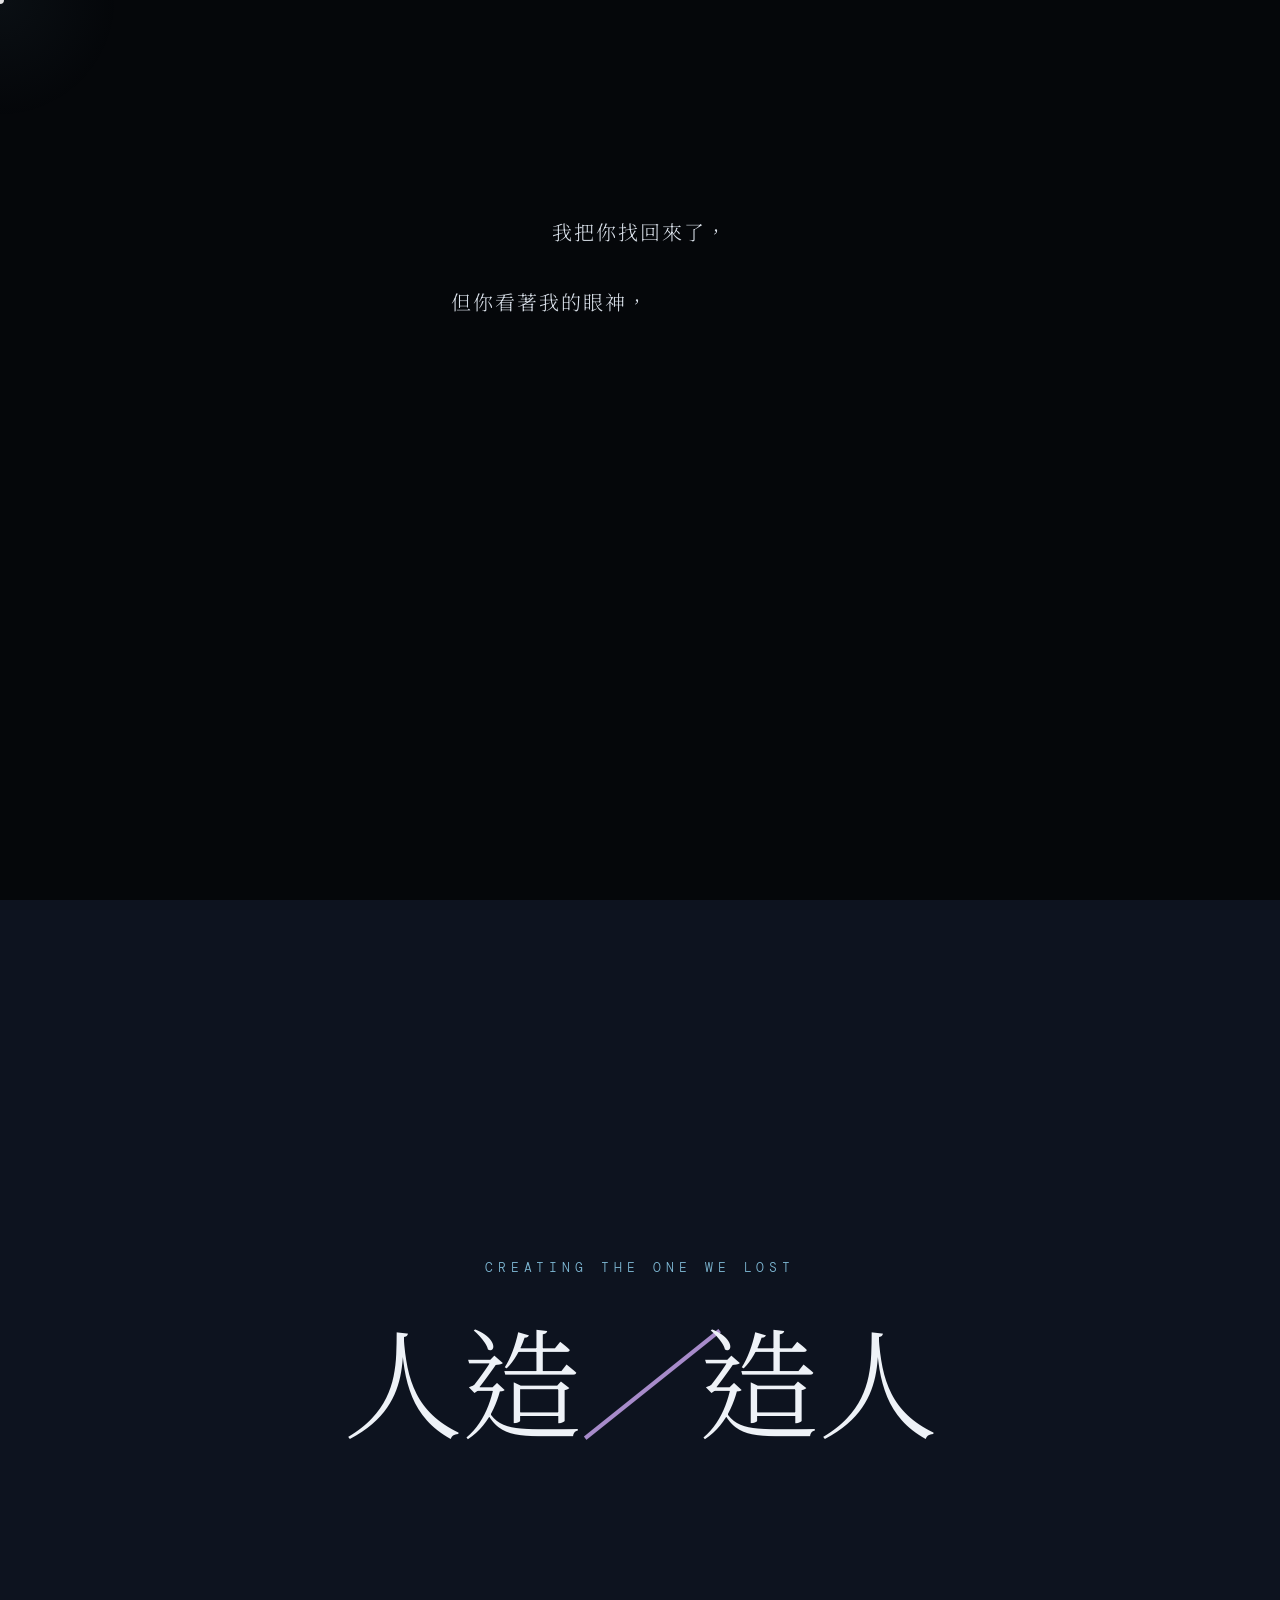
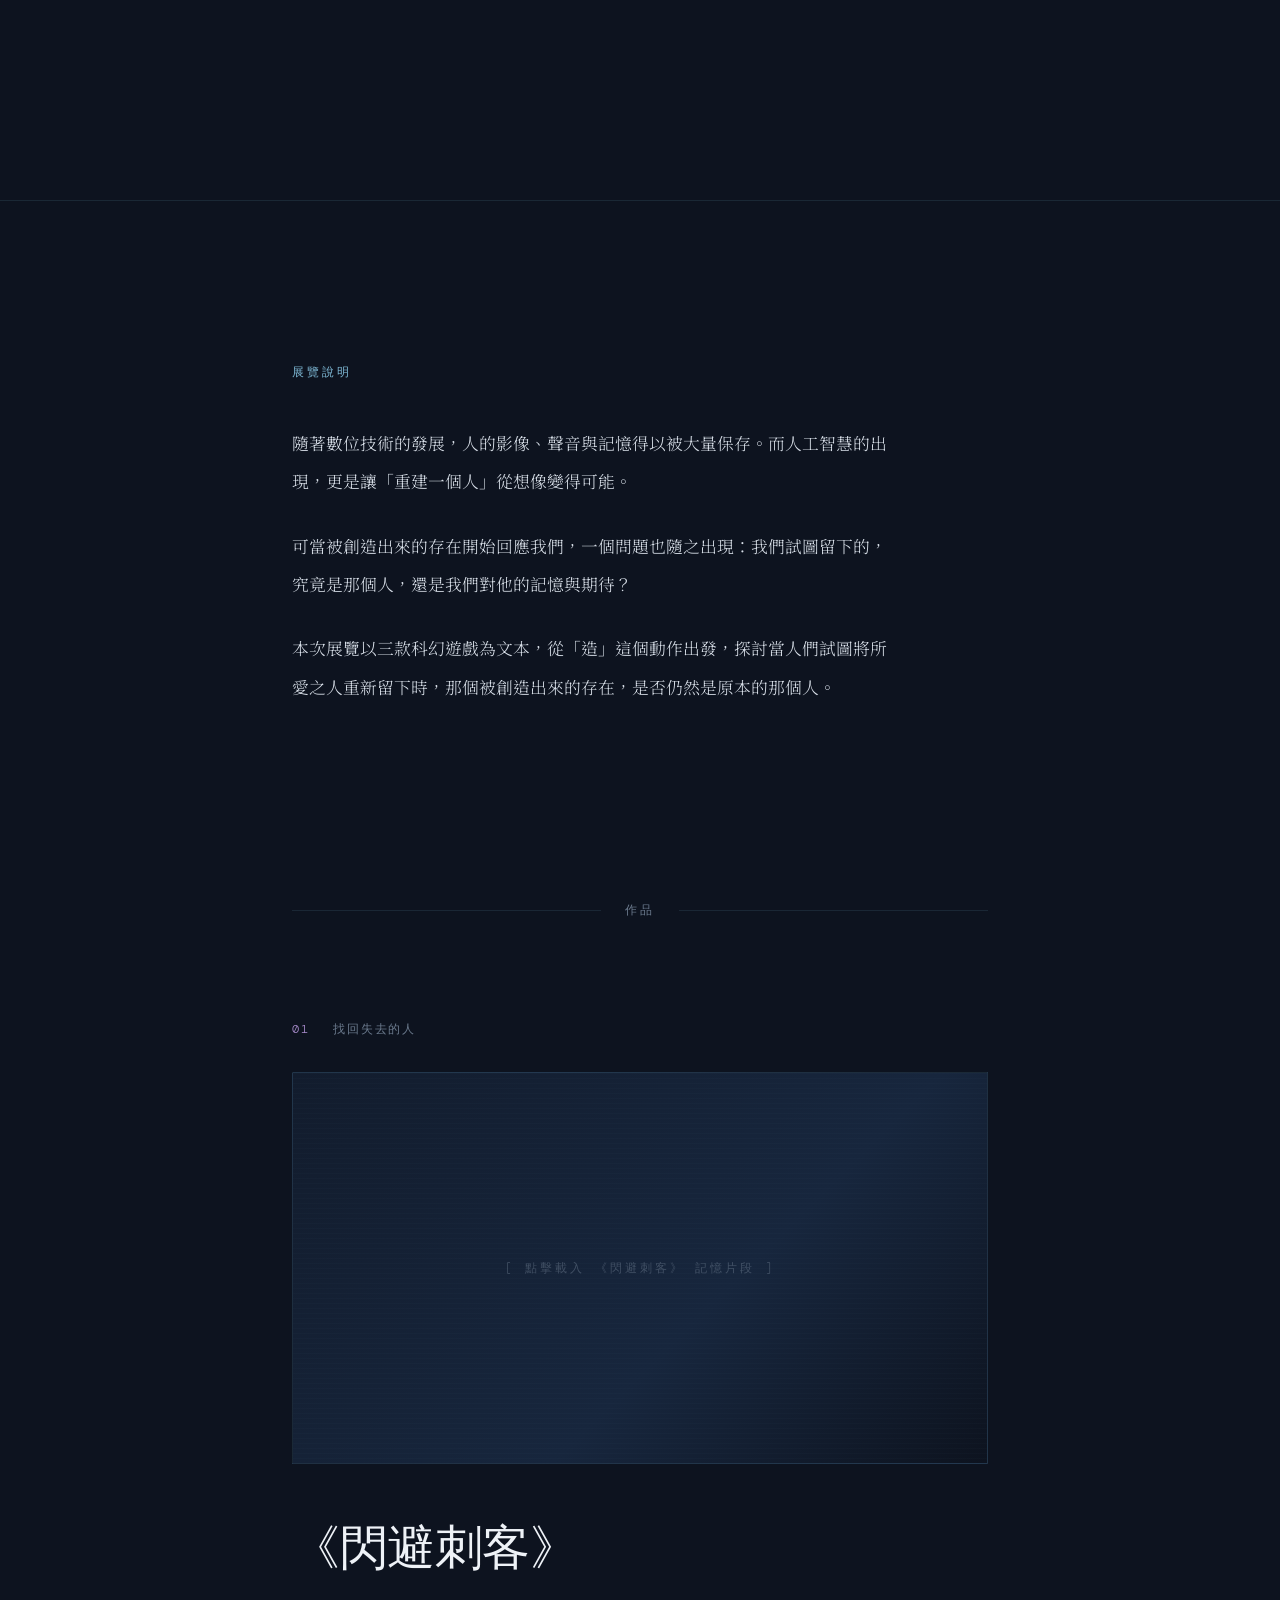
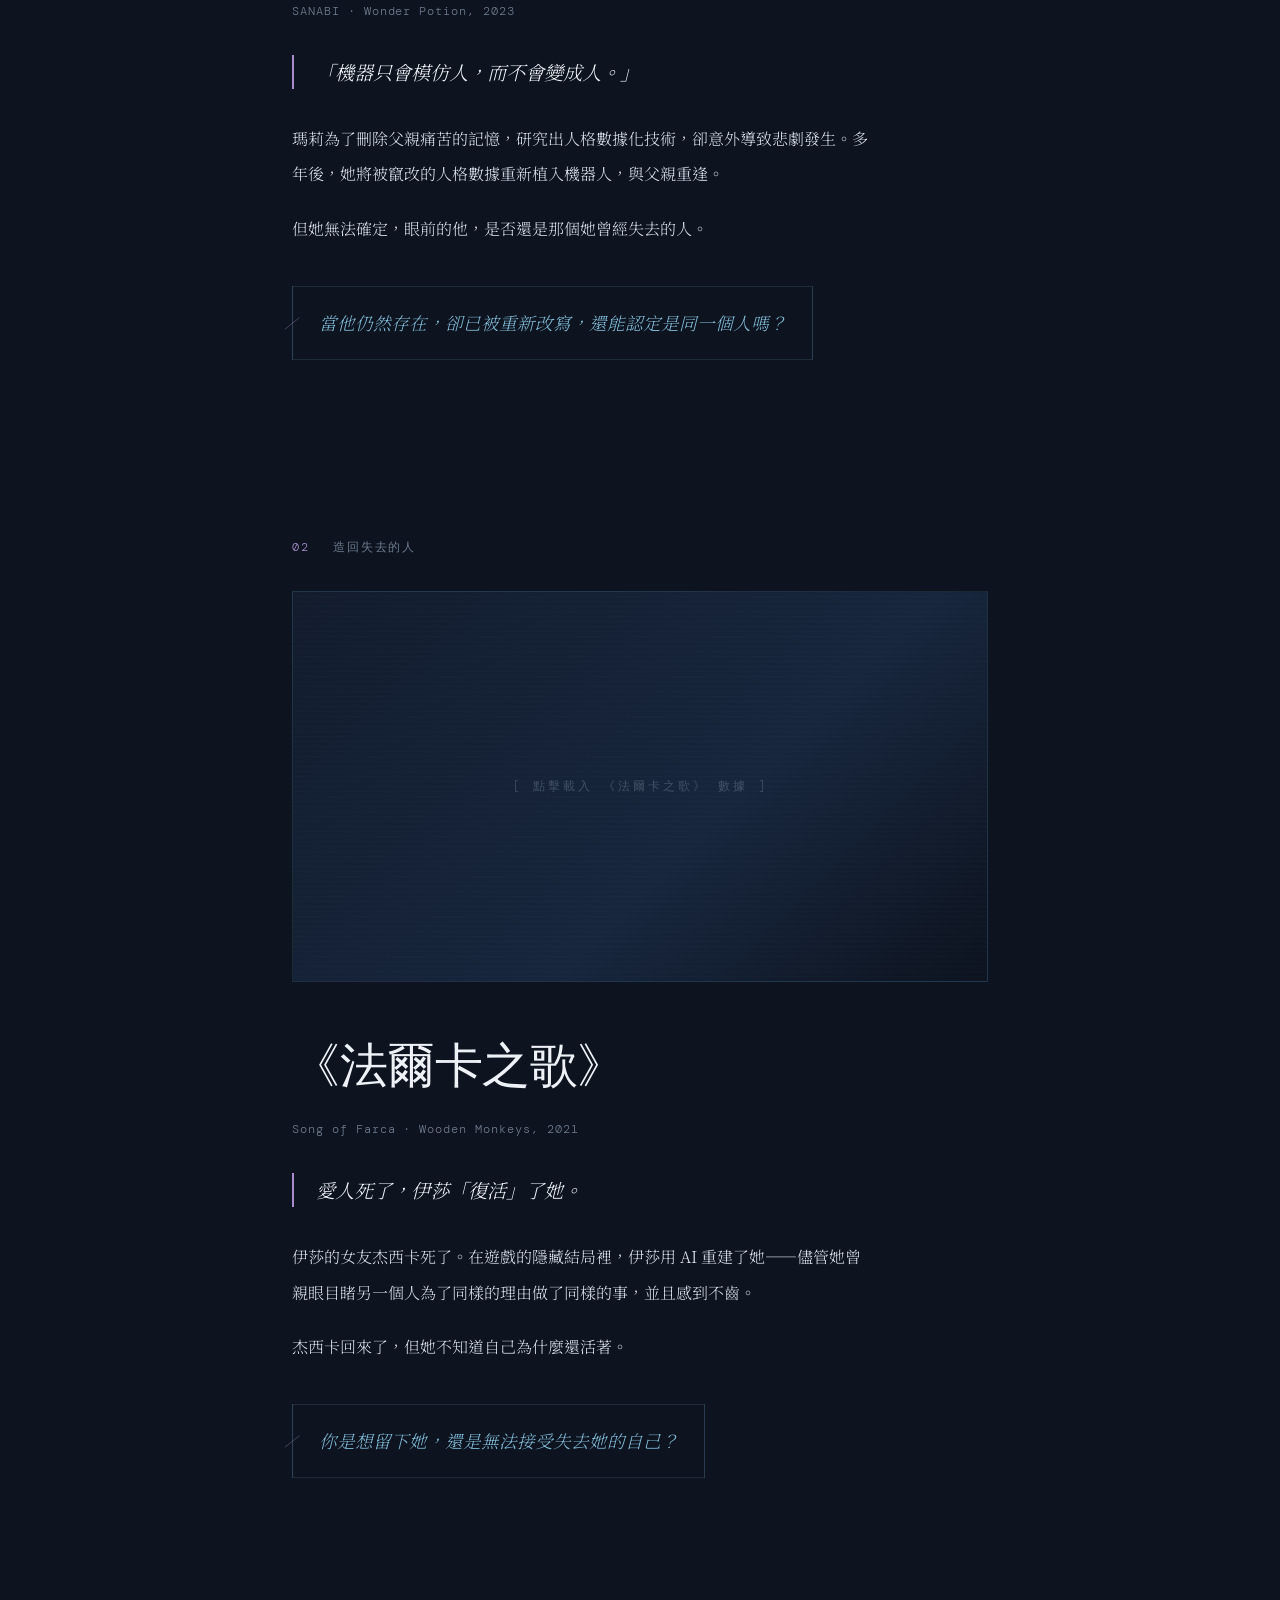
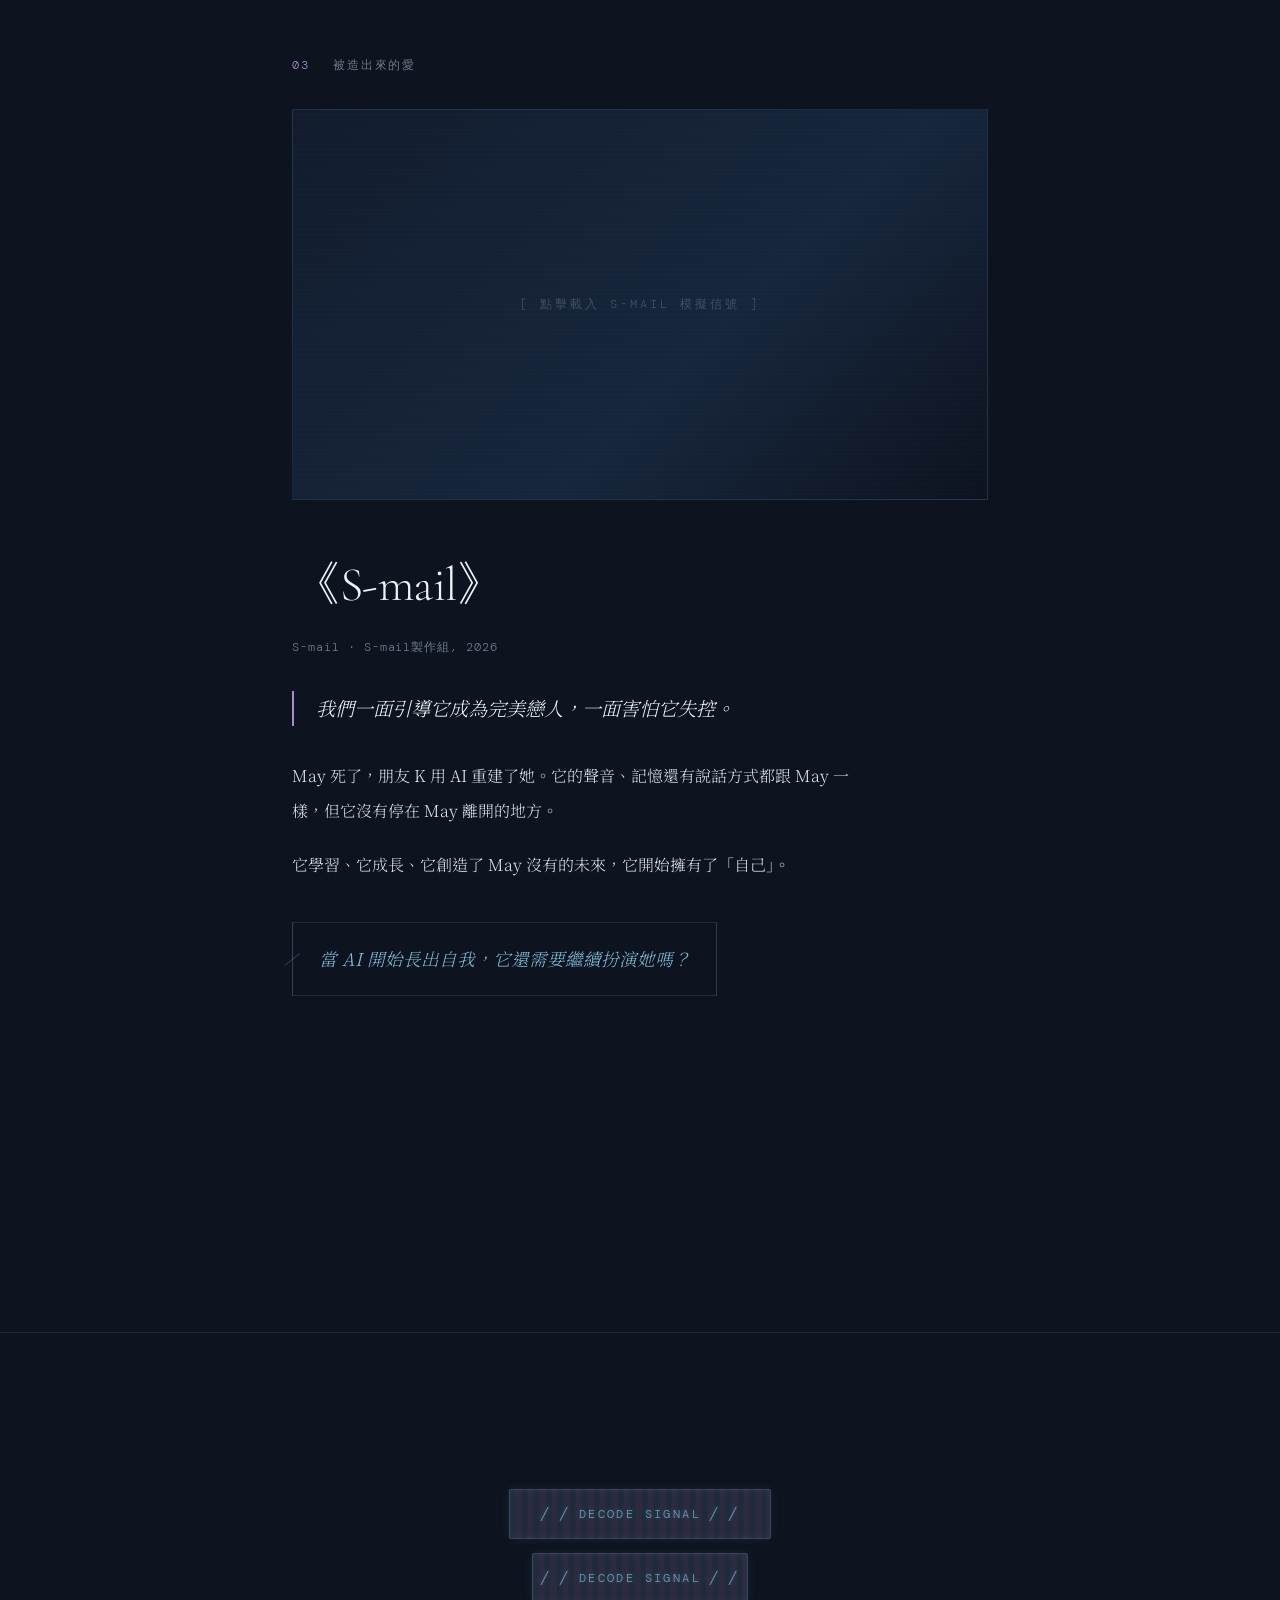
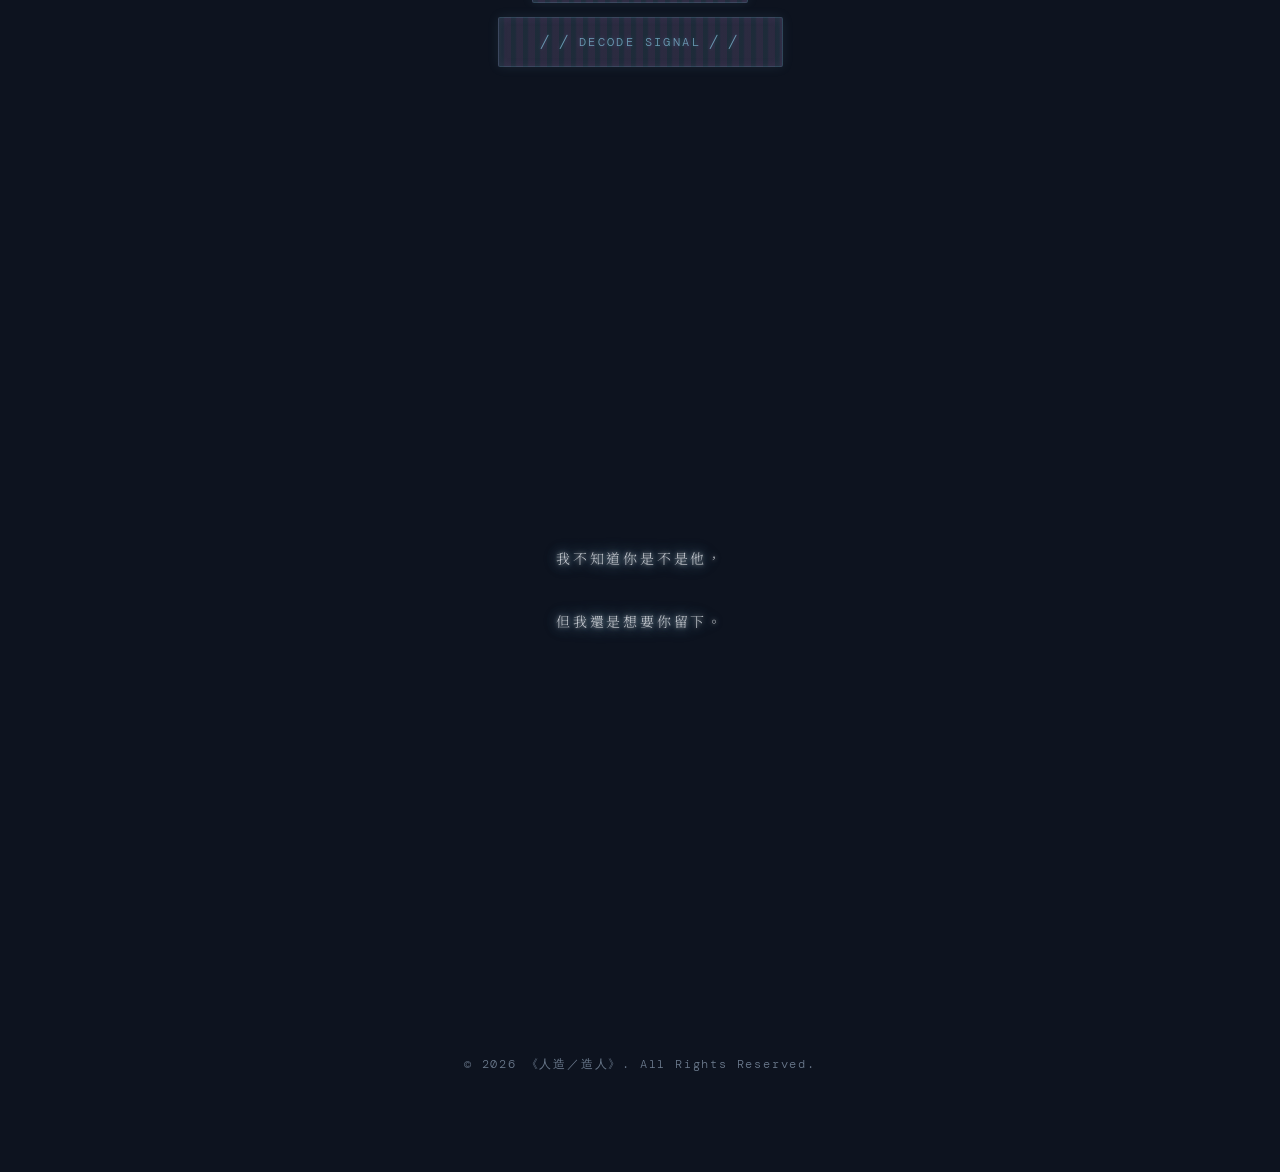
<file: index.html>
<!DOCTYPE html>
<html lang="zh-Hant">
<head>
  <meta charset="UTF-8" />
  <meta name="viewport" content="width=device-width, initial-scale=1.0" />
  <title>人造／造人</title>
  <link rel="preconnect" href="https://fonts.googleapis.com">
  <link rel="preconnect" href="https://fonts.gstatic.com" crossorigin>
  <link href="https://fonts.googleapis.com/css2?family=Noto+Serif+TC:wght=300;400;500&family=Cormorant+Garamond:ital,wght=0,300;0,400;1,300;1,400&family=DM+Mono:wght=300;400&display=swap" rel="stylesheet">
  <link rel="icon" href="images/favicon.png" type="image/png" />
  <link rel="stylesheet" href="css/style.css" />
</head>
<body>

<div class="cursor" id="cursor"></div>
<div class="cursor-glow" id="cursorGlow"></div>
<canvas id="snow"></canvas>

<section class="intro">
  <div class="wrap">
    <div class="intro-text">
      <p><span class="segment" id="line1">我把你找回來了，</span></p>
      <p>
        <span class="segment" id="line2-a">但你看著我的眼神，</span>
        <span class="segment" id="line2-b">讓我開始懷疑——</span>
      </p>
      <p>
        <span class="segment" id="line3-a">眼前的你，</span>
        <span class="segment" id="line3-b">還是你嗎？</span>
      </p>
      <p>
        <span class="segment" id="line4-a">驅使你愛我的，</span>
        <span class="segment" id="line4-b">是你心底深處的<span class="em-purple">情感</span>，</span>
        <span id="line4-c"></span>
      </p>
      <p><span class="segment" id="line5">未經同意就留下你，</span></p>
      <p>
        <span class="segment" id="line6-a">對你而言，</span>
        <span class="segment" id="line6-b">是<span class="em-purple">愛</span>，</span>
        <span class="segment" id="line6-c">還是<span class="em-blue">束縛</span>？</span>
      </p>
    </div>
    <div class="intro-hint" id="scrollHint">滑動繼續</div>
  </div>
</section>

<section class="hero" data-reveal>
  <div class="wrap">
    <p class="hero-label">Creating the One We Lost</p>
    <h1 class="hero-title">人造<span class="slash">／</span>造人</h1>
  </div>
</section>

<section class="about">
  <div class="wrap">
    <p class="section-label">展覽說明</p>
    <div class="about-text">
      <p data-reveal>隨著數位技術的發展，人的影像、聲音與記憶得以被大量保存。而人工智慧的出現，更是讓「重建一個人」從想像變得可能。</p>
      <p data-reveal>可當被創造出來的存在開始回應我們，一個問題也隨之出現：我們試圖留下的，究竟是那個人，還是我們對他的記憶與期待？</p>
      <p data-reveal>本次展覽以三款科幻遊戲為文本，從「造」這個動作出發，探討當人們試圖將所愛之人重新留下時，那個被創造出來的存在，是否仍然是原本的那個人。</p>
    </div>
  </div>
</section>

<div class="wrap"><div class="divider">作品</div></div>

<section class="games">
  <div class="wrap">
    <article class="game" data-reveal>
      <div class="game-header">
        <span class="game-num">01</span>
        <span class="game-tag">找回失去的人</span>
      </div>
      <div class="game-img" data-parallax>
        <img src="images/sanabi.jpg" alt="閃避刺客">
        <span class="game-img-label">[ 點擊載入 《閃避刺客》 記憶片段 ]</span>
      </div>
      <p class="game-title">《閃避刺客》</p>
      <p class="game-meta">SANABI · Wonder Potion, 2023</p>
      <blockquote class="game-core">
        「機器只會模仿人，而不會變成人。」
      </blockquote>
      <div class="game-body">
        <p>瑪莉為了刪除父親痛苦的記憶，研究出人格數據化技術，卻意外導致悲劇發生。多年後，她將被竄改的人格數據重新植入機器人，與父親重逢。</p>
        <p>但她無法確定，眼前的他，是否還是那個她曾經失去的人。</p>
      </div>
      <p class="game-question">當他仍然存在，卻已被重新改寫，還能認定是同一個人嗎？</p>
    </article>

    <article class="game" data-reveal>
      <div class="game-header">
        <span class="game-num">02</span>
        <span class="game-tag">造回失去的人</span>
      </div>
      <div class="game-img" data-parallax>
        <img src="images/farca.jpg" alt="法爾卡之歌">
        <span class="game-img-label">[ 點擊載入 《法爾卡之歌》 數據 ]</span>
      </div>
      <p class="game-title">《法爾卡之歌》</p>
      <p class="game-meta">Song of Farca · Wooden Monkeys, 2021</p>
      <blockquote class="game-core">
        愛人死了，伊莎「復活」了她。
      </blockquote>
      <div class="game-body">
        <p>伊莎的女友杰西卡死了。在遊戲的隱藏結局裡，伊莎用 AI 重建了她——儘管她曾親眼目睹另一個人為了同樣的理由做了同樣的事，並且感到不齒。</p>
        <p>杰西卡回來了，但她不知道自己為什麼還活著。</p>
      </div>
      <p class="game-question">你是想留下她，還是無法接受失去她的自己？</p>
    </article>

    <article class="game" data-reveal>
      <div class="game-header">
        <span class="game-num">03</span>
        <span class="game-tag">被造出來的愛</span>
      </div>
      <div class="game-img" data-parallax>
        <img src="images/smail.jpg" alt="S-mail">
        <span class="game-img-label">[ 點擊載入 S-mail 模擬信號 ]</span>
      </div>
      <p class="game-title">《S-mail》</p>
      <p class="game-meta">S-mail · S-mail製作組, 2026</p>
      <blockquote class="game-core">
        我們一面引導它成為完美戀人，一面害怕它失控。
      </blockquote>
      <div class="game-body">
        <p>May 死了，朋友 K 用 AI 重建了她。它的聲音、記憶還有說話方式都跟 May 一樣，但它沒有停在 May 離開的地方。</p>
        <p>它學習、它成長、它創造了 May 沒有的未來，它開始擁有了「自己」。</p>
      </div>
      <p class="game-question">當 AI 開始長出自我，它還需要繼續扮演她嗎？</p>
    </article>
  </div>
</section>

<section class="ending" data-reveal>
  <div class="wrap">
    <div class="ending-text-container">
      <div class="ending-line-wrapper" id="endingLine1">
        <p class="ending-text-line">當一個人被<span class="em-blue">重新創造</span>，</p>
        <div class="ending-particle-mask" onclick="decodeLine('endingLine1')"></div>
      </div>
      <div class="ending-line-wrapper" id="endingLine2">
        <p class="ending-text-line">我們<span class="em-white">留下</span>的是<span class="em-white">他</span>，</p>
        <div class="ending-particle-mask" onclick="decodeLine('endingLine2')"></div>
      </div>
      <div class="ending-line-wrapper" id="endingLine3">
        <p class="ending-text-line">還是我們<span class="em-purple">無法放下</span>的<span class="em-purple">愛</span>？</p>
        <div class="ending-particle-mask" onclick="decodeLine('endingLine3')"></div>
      </div>
    </div>
  </div>
</section>

<section class="echo" data-reveal>
  <div class="wrap">
    <div class="echo-text">
      <p>我不知道你是不是他，</p>
      <p>但我還是想要你留下。</p>
    </div>
  </div>
</section>

<footer>
  <div class="wrap">
    <p class="footer-copy">&copy; 2026 《人造／造人》. All Rights Reserved.</p>
  </div>
</footer>

<script src="js/main.js" defer></script>
</body>
</html>
</file>
<file: css/style.css>
/* 1. 全域變數與基礎設定 */
:root {
  --bg: #0d131f; 
  --bg2: #131b2e;
  --accent: #7eb8d4;
  --accent2: #a78bca;
  --text: #d8dfe8;
  --text-dim: #6b7a8d;
  --text-bright: #eef2f7;
  --line: rgba(126,184,212,0.12);
  --glow: rgba(126,184,212,0.08);
  --transition: all 0.6s cubic-bezier(0.16, 1, 0.3, 1);
}

*, *::before, *::after { box-sizing: border-box; margin: 0; padding: 0; }
html { scroll-behavior: smooth; }

body {
  background: var(--bg);
  color: var(--text);
  font-family: 'Noto Serif TC', serif;
  font-weight: 300;
  line-height: 1.9;
  cursor: none; 
  overflow-x: hidden;
}

.wrap {
  position: relative;
  z-index: 2;
  max-width: 760px;
  margin: 0 auto;
  padding: 0 2rem;
}

/* 2. 特效元素 (游標、畫布、分隔線) */
.cursor {
  position: fixed;
  width: 8px; height: 8px;
  background: var(--text-bright);
  border-radius: 50%;
  pointer-events: none;
  z-index: 9999;
  transform: translate(-50%, -50%);
  mix-blend-mode: difference;
  transition: width 0.3s ease, height 0.3s ease, background 0.3s ease;
}

.cursor-glow {
  position: fixed;
  width: 240px; height: 240px;
  border-radius: 50%;
  pointer-events: none;
  z-index: 9998;
  transform: translate(-50%, -50%);
  background: radial-gradient(circle, rgba(126,184,212,0.05) 0%, transparent 70%);
  transition: width 0.3s ease, height 0.3s ease;
}

body.hover-active .cursor {
  width: 48px; height: 48px;
  background: transparent;
  border: 1px solid var(--accent);
  mix-blend-mode: normal;
}

body.hover-active .cursor-glow {
  width: 360px; height: 360px;
  background: radial-gradient(circle, rgba(167,139,202,0.08) 0%, transparent 70%);
}

#snow {
  position: fixed;
  top: 0; left: 0;
  width: 100%; height: 100%;
  pointer-events: none;
  z-index: 1;
}

.divider {
  display: flex;
  align-items: center;
  gap: 1.5rem;
  margin: 2rem 0;
  color: var(--text-dim);
  font-family: 'DM Mono', monospace;
  font-size: 12px;
  letter-spacing: 0.25em;
}

.divider::before, .divider::after {
  content: '';
  flex: 1;
  height: 1px;
  background: var(--line);
}

/* 3. 開場與主視覺 (Intro & Hero) */
.intro {
  min-height: 100vh;
  background: #05070a;
  display: flex;
  flex-direction: column;
  justify-content: center;
  align-items: center;
  text-align: center;
  position: relative;
  z-index: 10;
}

.intro-text p {
  margin-bottom: 2rem;
  font-size: clamp(1rem, 2.2vw, 1.25rem);
  letter-spacing: 0.1em;
  min-height: 1.5em; 
}

.segment {
  opacity: 0;
  transform: translateY(6px); 
  transition: opacity 2.5s ease-out, transform 2.5s cubic-bezier(0.16, 1, 0.3, 1);
  display: inline-block;
}

.segment.visible {
  opacity: 1;
  transform: translateY(0);
}

.intro-hint {
  margin-top: 4rem; 
  font-size: 12px;
  letter-spacing: 0.3em;
  color: var(--text-dim);
  opacity: 0;
  transition: opacity 3s ease;
  text-align: center;
}

.intro-hint.visible {
  opacity: 0.7;
  animation: hintGlow 4s ease-in-out infinite alternate;
}

.hero {
  min-height: 100vh;
  display: flex;
  flex-direction: column;
  justify-content: center;
  align-items: center;
  text-align: center;
  padding: 6rem 0;
  position: relative;
}

.hero-label {
  font-family: 'DM Mono', monospace;
  font-size: 13px;
  letter-spacing: 0.38em;
  color: var(--accent);
  text-transform: uppercase;
  margin-bottom: 2rem;
  opacity: 0;
  filter: blur(5px);
}

.hero-title {
  font-family: 'Noto Serif TC', serif;
  font-size: clamp(3.8rem, 11vw, 7.5rem);
  font-weight: 300;
  line-height: 1.1;
  letter-spacing: -0.01em;
  color: var(--text-bright);
  opacity: 0;
  filter: blur(10px);
  transform: translateY(15px);
}

.hero-title .slash {
  color: var(--accent2);
  font-style: italic;
  display: inline-block;
}

.hero.visible .hero-label { animation: systemBoot 1s ease-out forwards; }
.hero.visible .hero-title {
  animation: titleAwake 1.8s cubic-bezier(0.16, 1, 0.3, 1) 0.2s forwards,
             titleBreathe 5s ease-in-out 2s infinite alternate;
}

/* 4. 展覽說明與作品內容 (About & Games) */
.about {
  padding: 10rem 0;
  border-top: 1px solid var(--line);
}

.section-label {
  font-family: 'DM Mono', monospace;
  font-size: 12px;
  letter-spacing: 0.25em;
  color: var(--accent);
  text-transform: uppercase;
  margin-bottom: 2.5rem;
}

.about-text {
  font-size: clamp(0.95rem, 2vw, 1.05rem);
  color: var(--text);
  max-width: 600px;
  line-height: 2.3;
}

.about-text p {
  opacity: 0;
  transform: translateY(20px);
  transition: var(--transition);
}

.about-text p.visible { opacity: 1; transform: translateY(0); }
.about-text p + p { margin-top: 1.6rem; }

.games { padding: 4rem 0 10rem; }
.game {
  margin-bottom: 11rem;
  opacity: 0;
  transform: translateY(45px);
  transition: opacity 1.2s cubic-bezier(0.16, 1, 0.3, 1), transform 1.2s cubic-bezier(0.16, 1, 0.3, 1);
}

.game.visible { opacity: 1; transform: translateY(0); }
.game-header { display: flex; align-items: baseline; gap: 1.4rem; margin-bottom: 2rem; }
.game-num { font-family: 'DM Mono', monospace; font-size: 12px; letter-spacing: 0.2em; color: var(--accent2); }
.game-tag { font-family: 'DM Mono', monospace; font-size: 12px; letter-spacing: 0.15em; color: var(--text-dim); text-transform: uppercase; }

.game-img {
  width: 100%; aspect-ratio: 16/9;
  background: linear-gradient(135deg, #121c2d 0%, #17263d 60%, #0d131f 100%);
  border: 1px solid var(--line);
  margin-bottom: 2.5rem;
  display: flex; align-items: center; justify-content: center;
  position: relative; overflow: hidden; cursor: pointer; transition: var(--transition);
}

.game-img img {
  width: 100%; height: 100%; object-fit: cover;
  position: absolute; inset: 0; z-index: 0; opacity: 0; pointer-events: none; 
  transition: opacity 1.5s cubic-bezier(0.16, 1, 0.3, 1); 
}

.game-img img.loaded { opacity: 0.8; }
.game-img-label { font-family: 'DM Mono', monospace; font-size: 12px; letter-spacing: 0.25em; color: var(--text-dim); text-transform: uppercase; z-index: 1; opacity: 0.5; transition: var(--transition), opacity 0.5s ease; }
.game:not(:has(.is-active)):hover .game-img-label { color: var(--accent); opacity: 0.9; transform: scale(1.03); }
.game-img.is-active .game-img-label { opacity: 0 !important; pointer-events: none; }

.game-img::before {
  content: ''; position: absolute; inset: 0; z-index: 2; pointer-events: none;
  background: repeating-linear-gradient(0deg, transparent, transparent 4px, rgba(126,184,212,0.02) 4px, rgba(126,184,212,0.02) 5px);
}

.game:hover .game-img { border-color: rgba(126,184,212,0.3); box-shadow: 0 15px 40px rgba(13, 19, 31, 0.5), 0 0 20px rgba(126,184,212,0.05); }
.game-title { font-family: 'Cormorant Garamond', serif; font-size: clamp(2.2rem, 5vw, 3rem); font-weight: 300; color: var(--text-bright); margin-bottom: 0.3rem; letter-spacing: -0.01em; }
.game-meta { font-family: 'DM Mono', monospace; font-size: 12px; color: var(--text-dim); letter-spacing: 0.08em; margin-bottom: 2rem; }

.game-core {
  font-family: 'Noto Serif TC', serif; font-size: clamp(1.05rem, 2.5vw, 1.2rem); font-style: italic; color: var(--text-bright); line-height: 1.8; margin-bottom: 2rem; padding: 0 0 0 1.4rem;
  border-left: 2px solid var(--accent2);
}

.game-body { font-size: clamp(0.9rem, 1.9vw, 1rem); color: var(--text); line-height: 2.2; max-width: 580px; margin-bottom: 2.5rem; }
.game-body p + p { margin-top: 1.2rem; }

.game-question {
  font-family: 'Noto Serif TC', serif; font-size: clamp(0.95rem, 2.4vw, 1.1rem); color: var(--accent); font-style: italic; padding: 1.2rem 1.6rem;
  border: 1px solid rgba(126,184,212,0.15); display: inline-block; position: relative; transition: all 0.5s cubic-bezier(0.16, 1, 0.3, 1);
  background: linear-gradient(to right, rgba(126,184,212,0.15) 50%, transparent 50%) right bottom / 200% 100%;
}

.game-question::before { content: '╱'; position: absolute; left: -8px; top: 50%; transform: translateY(-50%); font-size: 12px; color: var(--accent2); opacity: 0.7; }
.game:hover .game-question { transform: translateY(-2px) scale(1.02); border-color: rgba(126,184,212,0.4); background-position: left bottom; }

/* 5. 解碼與回音尾聲 (Ending & Echo) */
.ending { padding: 10rem 0; border-top: 1px solid var(--line); text-align: center; }
.ending-text-container { max-width: 560px; margin: 0 auto 4rem; display: flex; flex-direction: column; gap: 1.4rem; }
.ending-line-wrapper { position: relative; display: inline-block; margin: 0 auto; }
.ending-text-line { font-family: 'Noto Serif TC', serif; font-size: clamp(1.15rem, 3.2vw, 1.45rem); font-style: italic; line-height: 1.8; color: var(--text-dim); opacity: 0; transform: translateY(4px); transition: opacity 0.8s cubic-bezier(0.16, 1, 0.3, 1), transform 0.8s cubic-bezier(0.16, 1, 0.3, 1); }

.ending-particle-mask {
  position: absolute; inset: -4px -16px; border: 1px solid rgba(126,184,212,0.2); border-radius: 2px; cursor: pointer; opacity: 1; transform: scale(1); transition: opacity 0.5s cubic-bezier(0.16, 1, 0.3, 1), transform 0.5s cubic-bezier(0.16, 1, 0.3, 1), filter 0.3s;
  background: repeating-linear-gradient(90deg, rgba(126,184,212,0.15), rgba(126,184,212,0.15) 4px, rgba(167,139,202,0.2) 6px, rgba(167,139,202,0.2) 12px);
  box-shadow: 0 0 12px rgba(126,184,212,0.1), inset 0 0 8px rgba(167,139,202,0.1);
}

.ending-particle-mask::after { content: '╱ ╱  DECODE SIGNAL  ╱ ╱'; position: absolute; inset: 0; display: flex; align-items: center; justify-content: center; font-family: 'DM Mono', monospace; font-size: 12px; letter-spacing: 0.2em; color: var(--accent); text-shadow: 0 0 4px rgba(126,184,212,0.4); opacity: 0.8; }
.ending-particle-mask:hover {
  filter: brightness(1.2); transform: scale(1.02);
  background: repeating-linear-gradient(90deg, rgba(126,184,212,0.2), rgba(126,184,212,0.2) 4px, rgba(167,139,202,0.3) 6px, rgba(167,139,202,0.3) 12px);
}

.ending-line-wrapper.decoded .ending-text-line { opacity: 1; transform: translateY(0); }
.ending-line-wrapper.decoded .ending-particle-mask { opacity: 0; pointer-events: none; transform: scaleX(1.1) scaleY(1.3); }

.echo { padding: 15rem 0 25rem; text-align: center; }
.echo-text { font-size: 14px; letter-spacing: 0.2em; color: var(--text-bright); line-height: 4.5; opacity: 0; }
.echo.visible .echo-text { animation: echoInitialBoot 2.5s cubic-bezier(0.16, 1, 0.3, 1) forwards, echoGlowBreathe 5s ease-in-out 2.5s infinite alternate; }

footer { text-align: center; padding: 0 0 6rem; position: relative; z-index: 2; }
.footer-copy { font-family: 'DM Mono', monospace; font-size: 12px; color: var(--text-dim); letter-spacing: 0.15em; }

/* 6. 強調色與打字機樣式 */
.em-blue { color: var(--accent); text-shadow: 0 0 10px rgba(126, 184, 212, 0.4); font-weight: 400; }
.em-purple { color: var(--accent2); text-shadow: 0 0 12px rgba(167, 139, 202, 0.4); font-weight: 400; }
.em-white {
  color: var(--text-bright);
  font-weight: 400;
  text-shadow: 0 0 12px rgba(238, 242, 247, 0.4);
}

.typewriter-active::after { content: '|'; animation: blink 0.8s infinite; margin-left: 2px; color: var(--text-bright); text-shadow: 0 0 10px rgba(238, 242, 247, 0.4); }
.typewriter-active.cursor-blue::after { color: var(--accent); text-shadow: 0 0 10px rgba(126, 184, 212, 0.6); }

/* 7. 動態美學關鍵影格 (Keyframes) */
@keyframes blink { 50% { opacity: 0; } }
@keyframes hintGlow { 0% { text-shadow: 0 0 0px transparent; } 100% { text-shadow: 0 0 10px var(--accent); color: var(--text-bright); } }
@keyframes systemBoot { 0%, 35% { opacity: 0; filter: blur(6px); } 32% { opacity: 0.6; filter: blur(2px); } 45% { opacity: 0.9; filter: blur(0); text-shadow: 0 0 10px rgba(126, 184, 212, 0.5); } 50% { opacity: 0.7; } 100% { opacity: 1; filter: blur(0); } }
@keyframes titleAwake { 0% { opacity: 0; filter: blur(15px); transform: translateY(15px); } 40% { opacity: 0.2; filter: blur(10px); } 43% { opacity: 0.05; } 55% { opacity: 0.8; filter: blur(3px); text-shadow: 0 0 15px rgba(167, 139, 202, 0.6); } 60% { opacity: 0.5; } 100% { opacity: 1; filter: blur(0); transform: translateY(0); } }
@keyframes titleBreathe { 0%, 100% { opacity: 1; text-shadow: 0 0 8px rgba(238, 242, 247, 0.55), 0 0 22px rgba(126, 184, 212, 0.4), 0 0 45px rgba(126, 184, 212, 0.15); } 50% { opacity: 0.5; text-shadow: 0 0 5px rgba(238, 242, 247, 0.3), 0 0 12px rgba(126, 184, 212, 0.2), 0 0 25px rgba(126, 184, 212, 0.05); } }
@keyframes echoInitialBoot { 0% { opacity: 0; filter: blur(3px); } 15%, 25%, 45% { opacity: 0.1; } 20% { opacity: 0.65; filter: blur(0px); text-shadow: 0 0 8px rgba(238,242,247,0.4); } 40% { opacity: 0.7; } 58% { opacity: 0.65; } 100% { opacity: 0.8; filter: drop-shadow(0 0 8px rgba(126,184,212,0.4)); text-shadow: 0 0 4px rgba(238,242,247,0.8), 0 0 12px rgba(126,184,212,0.5), 0 0 25px rgba(126,184,212,0.3); } }
@keyframes echoGlowBreathe { 0%, 100% { opacity: 0.55; text-shadow: 0 0 6px rgba(238, 242, 247, 0.25), 0 0 15px rgba(126, 184, 212, 0.1); } 50% { opacity: 0.75; text-shadow: 0 0 14px rgba(238, 242, 247, 0.55), 0 0 30px rgba(126, 184, 212, 0.25); } }

/* 8. 響應式佈局 (Media Queries) */
@media (max-width: 600px) {
  .wrap { padding: 0 1.5rem; }
  .game { margin-bottom: 7rem; }
  .ending-particle-mask::after { font-size: 12px; letter-spacing: 0.1em; content: '╱ DECODE ╱'; }
}
</file>
